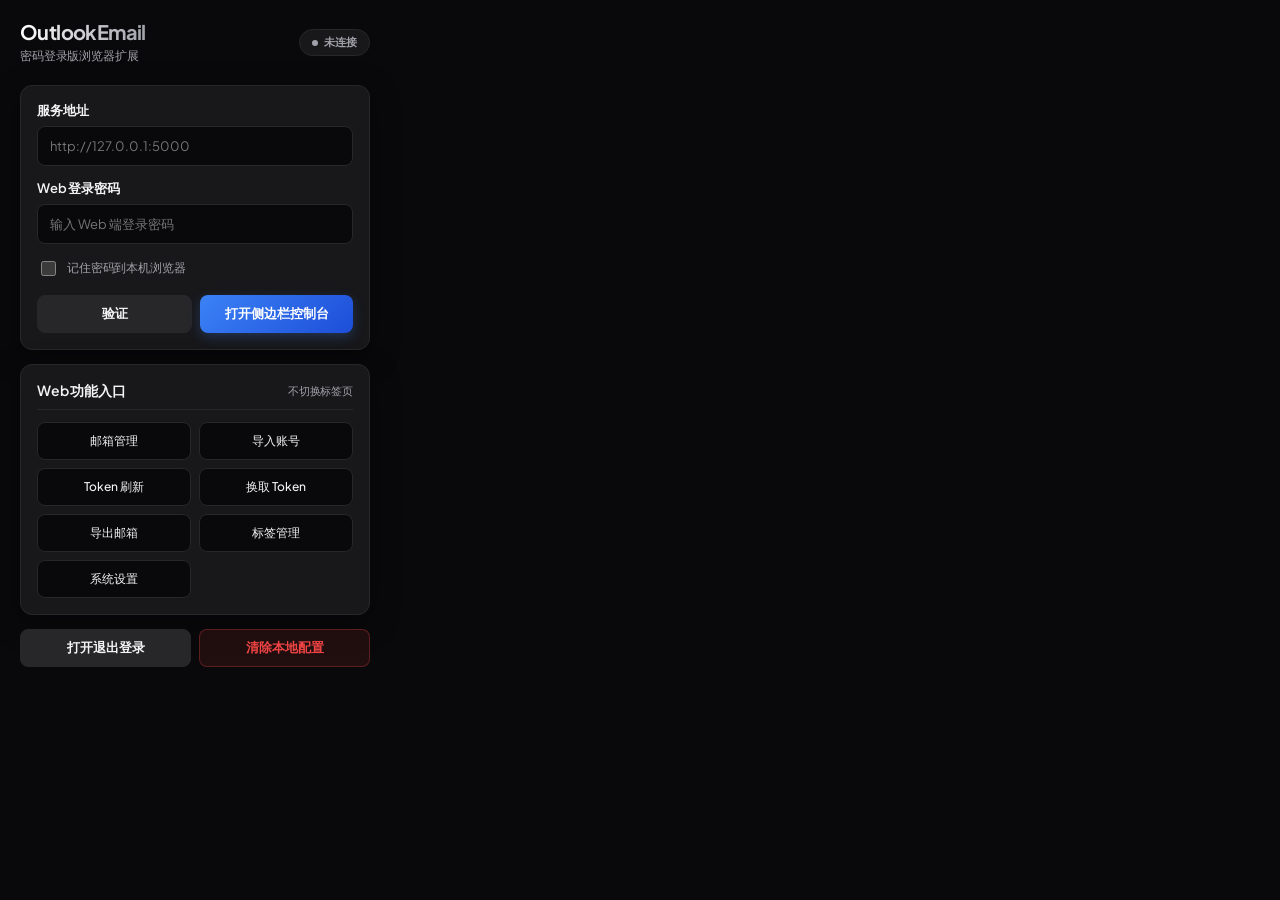
<file: browser-extension/popup.html>
<!doctype html>
<html lang="zh-CN">

<head>
  <meta charset="utf-8">
  <meta name="viewport" content="width=device-width, initial-scale=1">
  <title>OutlookEmail 控制台</title>
  <link rel="stylesheet" href="popup.css">
</head>

<body>
  <main class="shell">
    <header class="header">
      <div>
        <h1>OutlookEmail</h1>
        <p>密码登录版浏览器扩展</p>
      </div>
      <span class="status-pill" id="statusPill">未连接</span>
    </header>

    <section class="panel">
      <label class="field">
        <span>服务地址</span>
        <input id="serverUrl" type="url" placeholder="http://127.0.0.1:5000" autocomplete="url">
      </label>
      <label class="field">
        <span>Web 登录密码</span>
        <input id="password" type="password" placeholder="输入 Web 端登录密码" autocomplete="current-password">
      </label>
      <label class="check-row">
        <input id="rememberPassword" type="checkbox">
        <span>记住密码到本机浏览器</span>
      </label>
      <div class="button-row">
        <button id="btnTest" class="btn btn-secondary" type="button">验证</button>
        <button id="btnOpen" class="btn btn-primary" type="button">打开侧边栏控制台</button>
      </div>
    </section>

    <section class="panel">
      <div class="section-title">
        <span>Web 功能入口</span>
        <small>不切换标签页</small>
      </div>
      <div class="quick-grid">
        <button class="quick-btn" type="button" data-next="/">邮箱管理</button>
        <button class="quick-btn" type="button" data-next="/#import">导入账号</button>
        <button class="quick-btn" type="button" data-next="/#refresh">Token 刷新</button>
        <button class="quick-btn" type="button" data-next="/#oauth">换取 Token</button>
        <button class="quick-btn" type="button" data-next="/#export">导出邮箱</button>
        <button class="quick-btn" type="button" data-next="/#tags">标签管理</button>
        <button class="quick-btn" type="button" data-next="/#settings">系统设置</button>
      </div>
    </section>

    <section class="panel compact">
      <div class="button-row">
        <button id="btnLogout" class="btn btn-secondary" type="button">打开退出登录</button>
        <button id="btnClear" class="btn btn-danger" type="button">清除本地配置</button>
      </div>
    </section>

    <div class="message" id="message" role="status"></div>
  </main>

  <script src="storage.js"></script>
  <script src="api-client.js"></script>
  <script src="popup.js"></script>
</body>

</html>
</file>
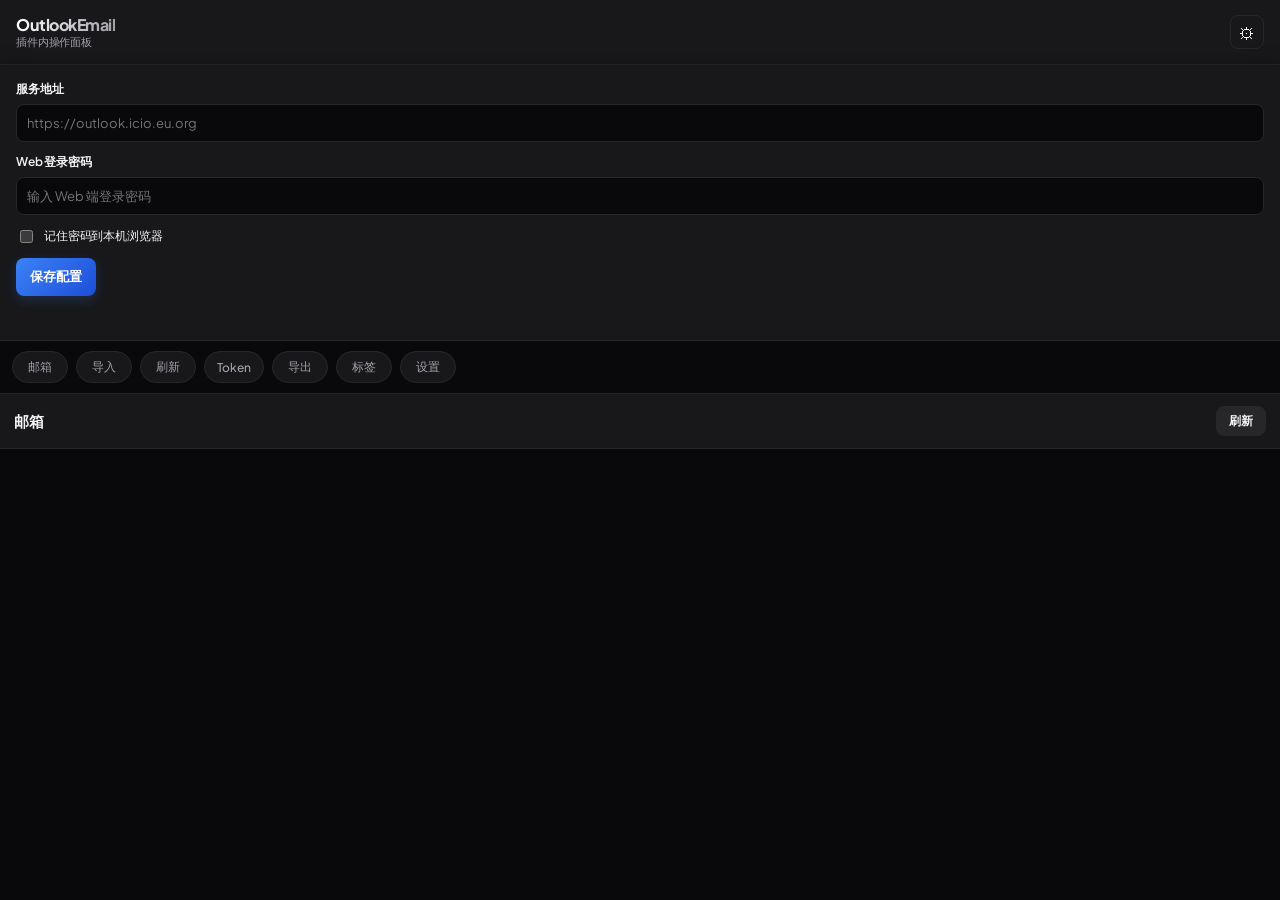
<file: browser-extension/sidepanel.html>
<!doctype html>
<html lang="zh-CN">

<head>
  <meta charset="utf-8">
  <meta name="viewport" content="width=device-width, initial-scale=1">
  <title>OutlookEmail 侧边栏</title>
  <link rel="stylesheet" href="sidepanel.css">
</head>

<body>
  <main class="side-shell">
    <header class="side-header">
      <div>
        <h1>OutlookEmail</h1>
        <p id="panelStatus">插件内操作面板</p>
      </div>
      <button id="btnConfig" class="icon-btn" type="button" title="配置">⚙</button>
    </header>

    <section id="configPanel" class="config-panel">
      <label>
        <span>服务地址</span>
        <input id="serverUrl" type="url" placeholder="https://outlook.icio.eu.org">
      </label>
      <label>
        <span>Web 登录密码</span>
        <input id="password" type="password" placeholder="输入 Web 端登录密码">
      </label>
      <label class="check-row">
        <input id="rememberPassword" type="checkbox">
        <span>记住密码到本机浏览器</span>
      </label>
      <button id="btnLogin" class="primary-btn" type="button">保存配置</button>
      <div id="message" class="message"></div>
    </section>

    <nav class="quick-bar" aria-label="功能入口">
      <button type="button" data-view="mail">邮箱</button>
      <button type="button" data-view="import">导入</button>
      <button type="button" data-view="refresh">刷新</button>
      <button type="button" data-view="token">Token</button>
      <button type="button" data-view="export">导出</button>
      <button type="button" data-view="tags">标签</button>
      <button type="button" data-view="settings">设置</button>
    </nav>

    <section class="content">
      <div class="view-head">
        <h2 id="viewTitle">邮箱</h2>
        <button id="btnReload" class="small-btn" type="button">刷新</button>
      </div>
      <div id="viewContent" class="view-content"></div>
    </section>
  </main>

  <script src="storage.js"></script>
  <script src="api-client.js"></script>
  <script src="sidepanel.js"></script>
</body>

</html>
</file>
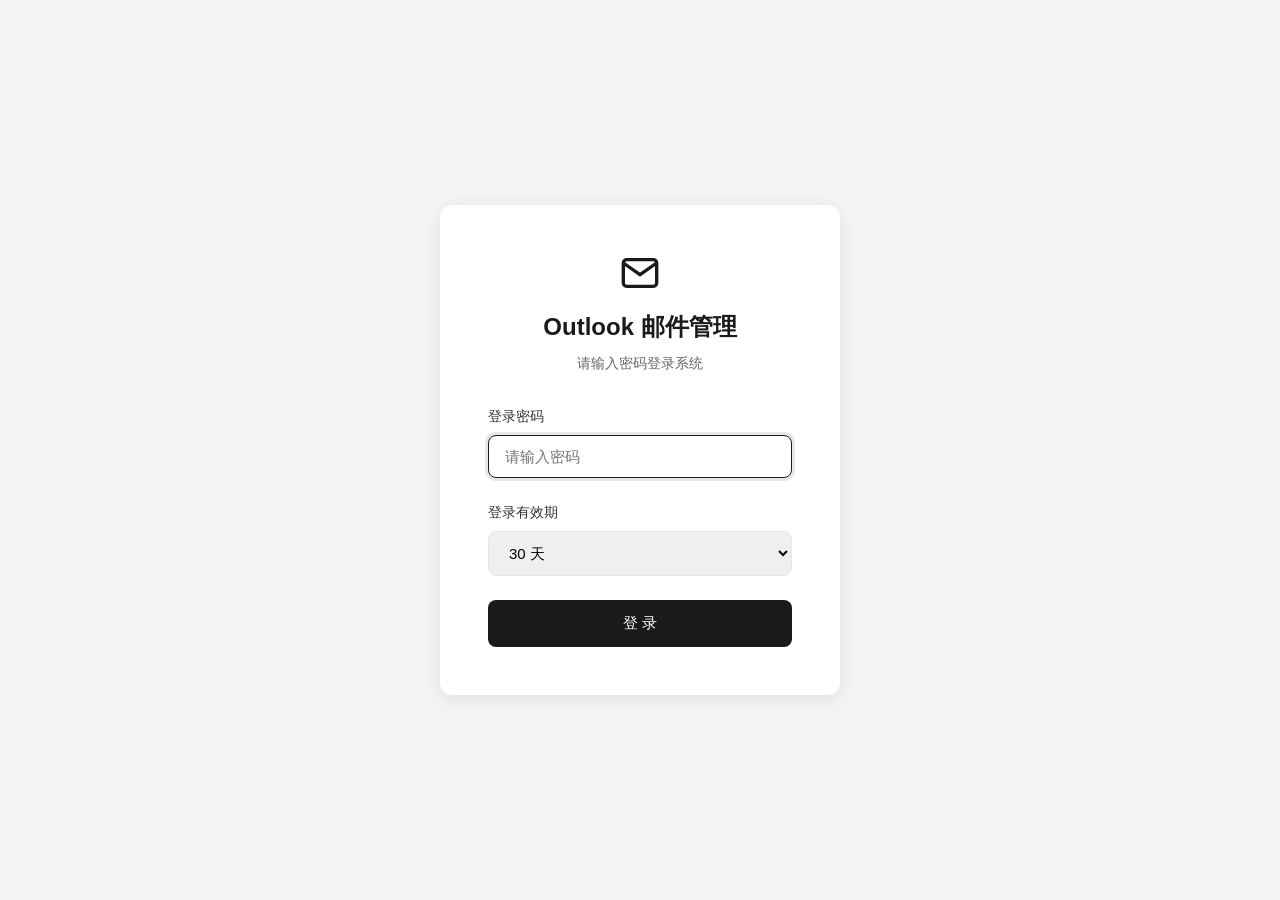
<file: templates/login.html>
<!DOCTYPE html>
<html lang="zh-CN">
<head>
    <meta charset="UTF-8">
    <meta name="viewport" content="width=device-width, initial-scale=1.0">
    <title>登录 - Outlook 邮件管理</title>
    <style>
        * {
            margin: 0;
            padding: 0;
            box-sizing: border-box;
        }
        
        body {
            font-family: -apple-system, BlinkMacSystemFont, 'Segoe UI', Roboto, 'Helvetica Neue', Arial, sans-serif;
            background-color: #f5f5f5;
            color: #1a1a1a;
            line-height: 1.5;
            min-height: 100vh;
            display: flex;
            align-items: center;
            justify-content: center;
        }
        
        .login-container {
            background-color: #ffffff;
            border-radius: 12px;
            box-shadow: 0 4px 20px rgba(0,0,0,0.1);
            padding: 48px;
            width: 400px;
            max-width: 90%;
        }
        
        .login-header {
            text-align: center;
            margin-bottom: 32px;
        }
        
        .login-logo {
            display: flex;
            align-items: center;
            justify-content: center;
            gap: 12px;
            margin-bottom: 16px;
        }
        
        .login-logo svg {
            width: 40px;
            height: 40px;
            color: #1a1a1a;
        }
        
        .login-title {
            font-size: 24px;
            font-weight: 600;
            color: #1a1a1a;
        }
        
        .login-subtitle {
            font-size: 14px;
            color: #666;
            margin-top: 8px;
        }
        
        .form-group {
            margin-bottom: 24px;
        }
        
        .form-label {
            display: block;
            font-size: 14px;
            font-weight: 500;
            color: #333;
            margin-bottom: 8px;
        }
        
        .form-input {
            width: 100%;
            padding: 12px 16px;
            border: 1px solid #e5e5e5;
            border-radius: 8px;
            font-size: 15px;
            transition: border-color 0.15s, box-shadow 0.15s;
        }
        
        .form-input:focus {
            outline: none;
            border-color: #1a1a1a;
            box-shadow: 0 0 0 3px rgba(26, 26, 26, 0.1);
        }
        
        .login-btn {
            width: 100%;
            padding: 14px 24px;
            background-color: #1a1a1a;
            color: #ffffff;
            border: none;
            border-radius: 8px;
            font-size: 15px;
            font-weight: 500;
            cursor: pointer;
            transition: background-color 0.2s;
        }
        
        .login-btn:hover {
            background-color: #333;
        }
        
        .login-btn:disabled {
            background-color: #999;
            cursor: not-allowed;
        }
        
        .error-message {
            background-color: #fce8e6;
            color: #c5221f;
            padding: 12px 16px;
            border-radius: 8px;
            font-size: 14px;
            margin-bottom: 24px;
            display: none;
        }
        
        .error-message.show {
            display: block;
        }
    </style>
</head>
<body>
    <div class="login-container">
        <div class="login-header">
            <div class="login-logo">
                <svg viewBox="0 0 24 24" fill="none" stroke="currentColor" stroke-width="2">
                    <path d="M4 4h16c1.1 0 2 .9 2 2v12c0 1.1-.9 2-2 2H4c-1.1 0-2-.9-2-2V6c0-1.1.9-2 2-2z"></path>
                    <polyline points="22,6 12,13 2,6"></polyline>
                </svg>
            </div>
            <h1 class="login-title">Outlook 邮件管理</h1>
            <p class="login-subtitle">请输入密码登录系统</p>
        </div>
        
        <div class="error-message" id="errorMessage"></div>
        
        <form id="loginForm" onsubmit="handleLogin(event)">
            <div class="form-group">
                <label class="form-label" for="password">登录密码</label>
                <input type="password" class="form-input" id="password" placeholder="请输入密码" autofocus required>
            </div>
            <div class="form-group">
                <label class="form-label" for="sessionDuration">登录有效期</label>
                <select class="form-input" id="sessionDuration">
                    <option value="7">7 天</option>
                    <option value="30" selected>30 天</option>
                    <option value="90">90 天</option>
                    <option value="180">180 天</option>
                    <option value="permanent">永久有效</option>
                </select>
            </div>
            <button type="submit" class="login-btn" id="loginBtn">登 录</button>
        </form>
    </div>
    
    <script>
        const LOGIN_DURATION_STORAGE_KEY = 'outlook_login_duration_days';
        const LOGIN_DURATION_OPTIONS = ['7', '30', '90', '180', 'permanent'];
        const DEFAULT_LOGIN_DURATION = '30';

        function loadLoginDurationPreference() {
            let storedValue = '';
            try {
                storedValue = window.localStorage.getItem(LOGIN_DURATION_STORAGE_KEY) || '';
            } catch (error) {
                storedValue = '';
            }
            return LOGIN_DURATION_OPTIONS.includes(storedValue) ? storedValue : DEFAULT_LOGIN_DURATION;
        }

        function saveLoginDurationPreference(value) {
            if (!LOGIN_DURATION_OPTIONS.includes(value)) {
                return;
            }
            try {
                window.localStorage.setItem(LOGIN_DURATION_STORAGE_KEY, value);
            } catch (error) {
                // 本地存储不可用时不阻断登录。
            }
        }

        const sessionDuration = document.getElementById('sessionDuration');
        sessionDuration.value = loadLoginDurationPreference();
        sessionDuration.addEventListener('change', function() {
            saveLoginDurationPreference(sessionDuration.value);
        });

        async function handleLogin(event) {
            event.preventDefault();
            
            const password = document.getElementById('password').value;
            const loginBtn = document.getElementById('loginBtn');
            const errorMessage = document.getElementById('errorMessage');
            
            if (!password) {
                errorMessage.textContent = '请输入密码';
                errorMessage.classList.add('show');
                return;
            }
            
            loginBtn.disabled = true;
            loginBtn.textContent = '登录中...';
            errorMessage.classList.remove('show');
            
            try {
                const response = await fetch('/login', {
                    method: 'POST',
                    headers: { 'Content-Type': 'application/json' },
                    body: JSON.stringify({
                        password,
                        session_duration_days: sessionDuration.value,
                    })
                });
                
                const data = await response.json();
                
                if (data.success) {
                    window.location.href = '/';
                } else {
                    errorMessage.textContent = data.error || '登录失败';
                    errorMessage.classList.add('show');
                    loginBtn.disabled = false;
                    loginBtn.textContent = '登 录';
                }
            } catch (error) {
                errorMessage.textContent = '网络错误，请重试';
                errorMessage.classList.add('show');
                loginBtn.disabled = false;
                loginBtn.textContent = '登 录';
            }
        }
        
        // 回车键提交
        document.getElementById('password').addEventListener('keypress', function(e) {
            if (e.key === 'Enter') {
                document.getElementById('loginForm').dispatchEvent(new Event('submit'));
            }
        });
    </script>
</body>
</html>
</file>
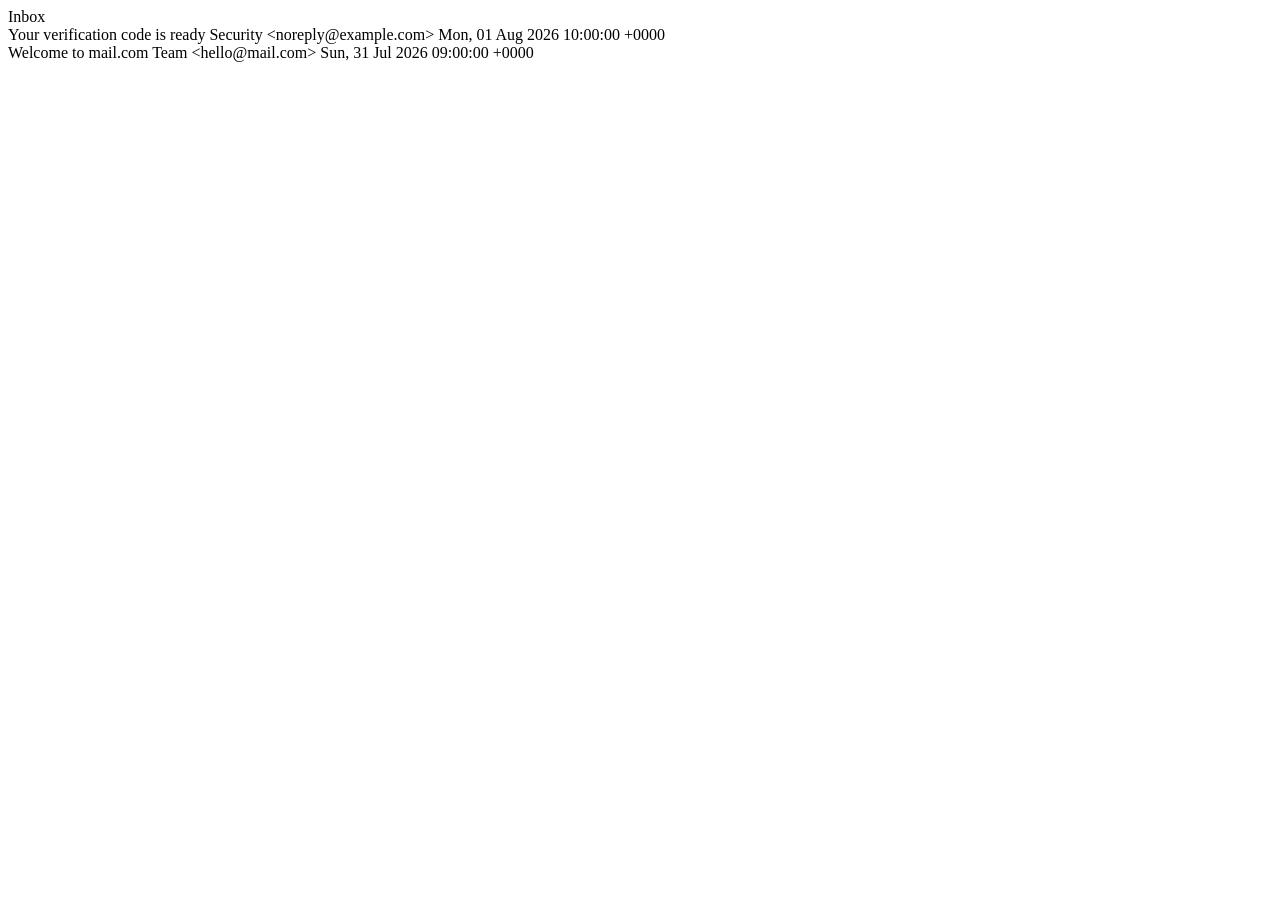
<file: tests/fixtures/mailcom/folder_list_ok.html>
<!DOCTYPE html>
<html>
<head><title>Inbox - mail.com</title></head>
<body>
  <div id="mail-app-container">
    <script>window.pageType = "FolderListPage";</script>
    <nav class="nav-mailbox" data-webdriver="folder-list" id="folderList">Inbox</nav>
    <div class="mail-item" data-id="msg-001">
      <span class="subject">Your verification code is ready</span>
      <span class="from">Security &lt;noreply@example.com&gt;</span>
      <span class="date">Mon, 01 Aug 2026 10:00:00 +0000</span>
    </div>
    <div class="mail-item" data-id="msg-002">
      <span class="subject">Welcome to mail.com</span>
      <span class="from">Team &lt;hello@mail.com&gt;</span>
      <span class="date">Sun, 31 Jul 2026 09:00:00 +0000</span>
    </div>
  </div>
</body>
</html>
</file>
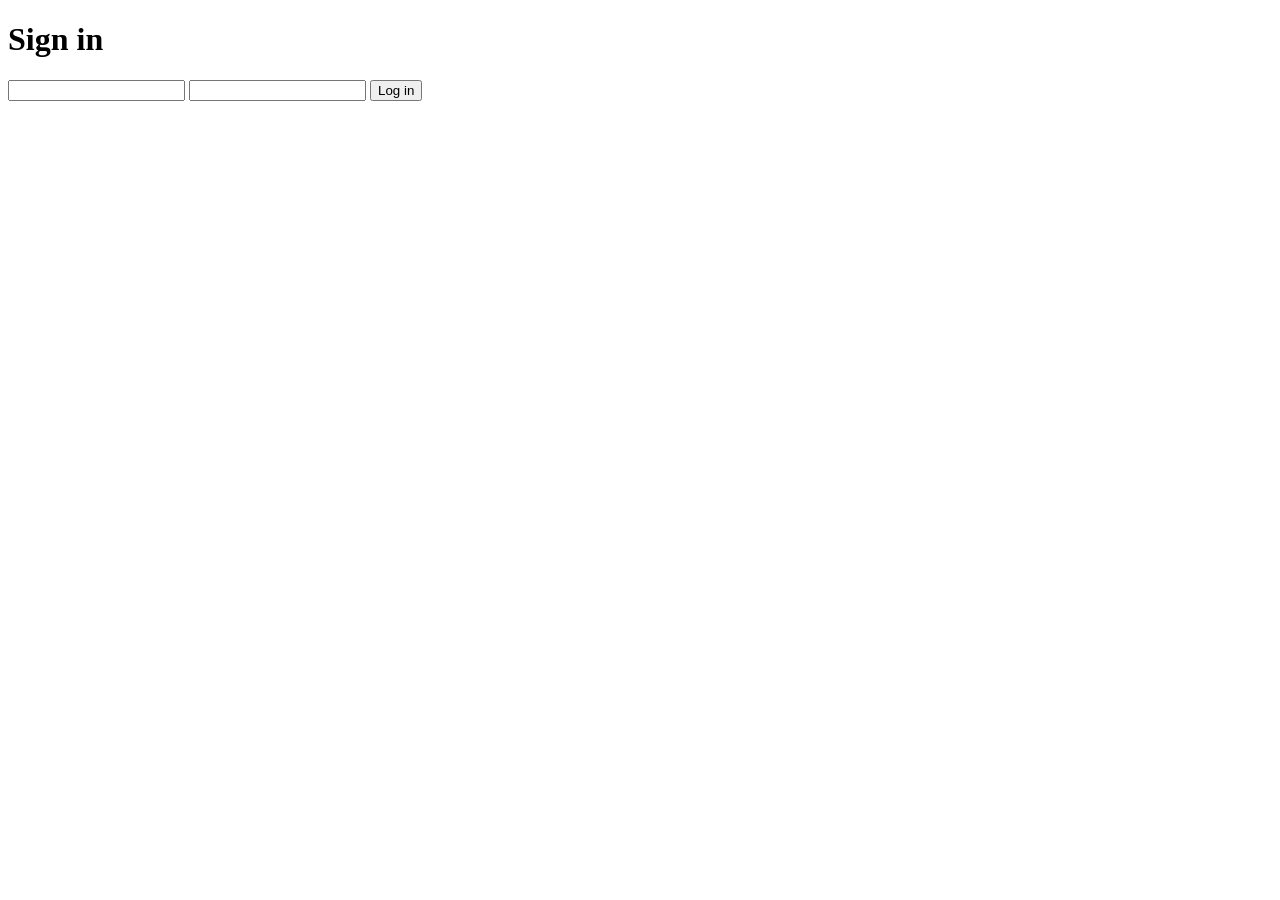
<file: tests/fixtures/mailcom/login_page.html>
<!DOCTYPE html>
<html>
<head><title>Login - mail.com</title></head>
<body>
  <h1>Sign in</h1>
  <form id="login-form" name="login" method="post" action="/login/submit">
    <input type="hidden" name="token" value="csrf-abc-123" />
    <input type="email" name="username" id="username" value="" />
    <input type="password" name="password" id="password" value="" />
    <button type="submit" name="loginSubmit" value="1">Log in</button>
  </form>
</body>
</html>
</file>
<file: browser-extension/popup.css>
@import url('https://fonts.googleapis.com/css2?family=Plus+Jakarta+Sans:wght@400;500;600;700&display=swap');

:root {
  color-scheme: dark;
  --bg: #09090b;
  --panel: #18181b;
  --panel-hover: #27272a;
  --text: #f4f4f5;
  --muted: #a1a1aa;
  --border: #27272a;
  --border-focus: #3b82f6;
  --primary: linear-gradient(135deg, #3b82f6 0%, #1d4ed8 100%);
  --primary-hover: linear-gradient(135deg, #60a5fa 0%, #2563eb 100%);
  --primary-shadow: rgba(59, 130, 246, 0.25);
  --danger: #ef4444;
  --danger-bg: rgba(239, 68, 68, 0.1);
  --danger-border: rgba(239, 68, 68, 0.3);
  --shadow: 0 8px 30px rgba(0, 0, 0, 0.4);
  --font: 'Plus Jakarta Sans', -apple-system, BlinkMacSystemFont, "Segoe UI", sans-serif;
}

* {
  box-sizing: border-box;
}

body {
  width: 390px;
  min-height: 560px;
  margin: 0;
  background: var(--bg);
  color: var(--text);
  font-family: var(--font);
  letter-spacing: -0.01em;
}

.shell {
  padding: 20px;
}

.header {
  display: flex;
  align-items: center;
  justify-content: space-between;
  gap: 12px;
  margin-bottom: 20px;
}

h1 {
  margin: 0;
  font-size: 20px;
  font-weight: 700;
  line-height: 1.2;
  letter-spacing: -0.03em;
  background: linear-gradient(to right, #ffffff, #a1a1aa);
  -webkit-background-clip: text;
  -webkit-text-fill-color: transparent;
}

p {
  margin: 4px 0 0;
  color: var(--muted);
  font-size: 12px;
}

.status-pill {
  flex: 0 0 auto;
  padding: 5px 12px;
  border: 1px solid var(--border);
  border-radius: 999px;
  background: var(--panel);
  color: var(--muted);
  font-size: 11px;
  font-weight: 600;
  display: inline-flex;
  align-items: center;
  gap: 6px;
  transition: all 0.2s ease;
}

.status-pill::before {
  content: '';
  display: inline-block;
  width: 6px;
  height: 6px;
  border-radius: 50%;
  background: var(--muted);
}

.status-pill.ok {
  border-color: rgba(34, 197, 94, 0.3);
  color: #22c55e;
  background: rgba(34, 197, 94, 0.1);
  box-shadow: 0 0 10px rgba(34, 197, 94, 0.15);
}

.status-pill.ok::before {
  background: #22c55e;
  box-shadow: 0 0 6px #22c55e;
}

.panel {
  padding: 16px;
  margin-bottom: 14px;
  border: 1px solid var(--border);
  border-radius: 12px;
  background: var(--panel);
  box-shadow: var(--shadow);
  transition: transform 0.2s ease, border-color 0.2s ease;
}

.panel:hover {
  border-color: #3f3f46;
}

.panel.compact {
  box-shadow: none;
  background: transparent;
  padding: 0;
  border: none;
}

.field {
  display: block;
  margin-bottom: 14px;
}

.field span,
.section-title span {
  display: block;
  margin-bottom: 6px;
  font-size: 13px;
  font-weight: 600;
  color: var(--text);
}

input[type="url"],
input[type="password"] {
  width: 100%;
  height: 40px;
  padding: 0 12px;
  border: 1px solid var(--border);
  border-radius: 8px;
  background: #09090b;
  color: var(--text);
  font: inherit;
  font-size: 13px;
  outline: none;
  transition: all 0.2s ease;
}

input:focus {
  border-color: var(--border-focus);
  box-shadow: 0 0 0 3px rgba(59, 130, 246, 0.15);
  background: var(--panel);
}

.check-row {
  display: flex;
  align-items: center;
  gap: 8px;
  margin: 4px 0 16px;
  color: var(--muted);
  font-size: 12px;
  cursor: pointer;
  user-select: none;
}

.check-row input[type="checkbox"] {
  accent-color: #3b82f6;
  width: 15px;
  height: 15px;
  cursor: pointer;
}

.button-row {
  display: flex;
  gap: 8px;
}

.btn,
.quick-btn {
  display: inline-flex;
  align-items: center;
  justify-content: center;
  min-height: 38px;
  border: 1px solid var(--border);
  border-radius: 8px;
  background: var(--panel-hover);
  color: var(--text);
  font-family: var(--font);
  font-size: 13px;
  font-weight: 600;
  cursor: pointer;
  transition: all 0.2s cubic-bezier(0.4, 0, 0.2, 1);
}

.btn {
  flex: 1;
  padding: 0 14px;
}

.btn:hover {
  background: #3f3f46;
  border-color: #52525b;
  transform: translateY(-1px);
}

.btn:active {
  transform: translateY(1px);
}

.btn-primary {
  border: none;
  background: var(--primary);
  color: #fff;
  box-shadow: 0 4px 12px var(--primary-shadow);
}

.btn-primary:hover {
  background: var(--primary-hover);
  box-shadow: 0 6px 16px var(--primary-shadow);
}

.btn-danger {
  border-color: var(--danger-border);
  background: var(--danger-bg);
  color: var(--danger);
}

.btn-danger:hover {
  background: var(--danger);
  border-color: var(--danger);
  color: #fff;
}

.section-title {
  display: flex;
  align-items: center;
  justify-content: space-between;
  margin-bottom: 12px;
  border-bottom: 1px solid var(--border);
  padding-bottom: 8px;
}

.section-title span {
  margin: 0;
  font-size: 14px;
}

.section-title small {
  color: var(--muted);
  font-size: 11px;
}

.quick-grid {
  display: grid;
  grid-template-columns: 1fr 1fr;
  gap: 8px;
}

.quick-btn {
  padding: 0 10px;
  text-align: center;
  font-size: 12px;
  font-weight: 500;
  background: #09090b;
}

.quick-btn:hover {
  background: var(--panel-hover);
  border-color: var(--border-focus);
  color: #3b82f6;
  transform: translateY(-1px);
}

.message {
  min-height: 18px;
  margin-top: 10px;
  color: var(--muted);
  font-size: 12px;
  line-height: 1.5;
  text-align: center;
}

.message.error {
  color: var(--danger);
  background: var(--danger-bg);
  border: 1px solid var(--danger-border);
  padding: 6px 10px;
  border-radius: 6px;
}
</file>
<file: browser-extension/sidepanel.css>
@import url('https://fonts.googleapis.com/css2?family=Plus+Jakarta+Sans:wght@400;500;600;700&display=swap');

:root {
  color-scheme: dark;
  --bg: #09090b;
  --panel: #18181b;
  --panel-hover: #27272a;
  --text: #f4f4f5;
  --muted: #a1a1aa;
  --border: #27272a;
  --border-strong: #3f3f46;
  --primary: #3b82f6;
  --primary-gradient: linear-gradient(135deg, #3b82f6 0%, #1d4ed8 100%);
  --primary-strong: #1d4ed8;
  --primary-soft: rgba(59, 130, 246, 0.1);
  --danger: #ef4444;
  --danger-bg: rgba(239, 68, 68, 0.1);
  --danger-border: rgba(239, 68, 68, 0.3);
  --ok: #22c55e;
  --ok-bg: rgba(34, 197, 94, 0.1);
  --font: 'Plus Jakarta Sans', -apple-system, BlinkMacSystemFont, "Segoe UI", sans-serif;
  --shadow: 0 4px 20px rgba(0, 0, 0, 0.4);
}

* {
  box-sizing: border-box;
}

html,
body,
.side-shell {
  width: 100%;
  height: 100%;
  margin: 0;
}

body {
  background: var(--bg);
  color: var(--text);
  font-family: var(--font);
  letter-spacing: -0.01em;
}

.side-shell {
  display: flex;
  flex-direction: column;
  min-width: 320px;
}

.side-header {
  display: flex;
  align-items: center;
  justify-content: space-between;
  gap: 12px;
  padding: 14px 16px;
  border-bottom: 1px solid var(--border);
  background: var(--panel);
}

h1,
h2,
p {
  margin: 0;
}

h1 {
  font-size: 16px;
  font-weight: 750;
  letter-spacing: -0.03em;
  background: linear-gradient(to right, #ffffff, #a1a1aa);
  -webkit-background-clip: text;
  -webkit-text-fill-color: transparent;
}

h2 {
  font-size: 15px;
  font-weight: 600;
  letter-spacing: -0.02em;
}

p,
.muted {
  color: var(--muted);
  font-size: 11px;
}

.icon-btn,
.small-btn,
.secondary-btn,
.danger-btn,
.primary-btn {
  border: 1px solid var(--border);
  border-radius: 8px;
  background: var(--panel-hover);
  color: var(--text);
  font-family: var(--font);
  cursor: pointer;
  display: inline-flex;
  align-items: center;
  justify-content: center;
  transition: all 0.2s cubic-bezier(0.4, 0, 0.2, 1);
}

.icon-btn {
  width: 34px;
  height: 34px;
  font-size: 16px;
  background: var(--panel);
}

.icon-btn:hover {
  background: var(--panel-hover);
  border-color: var(--border-strong);
}

.small-btn {
  height: 30px;
  padding: 0 12px;
  font-size: 12px;
  font-weight: 600;
}

.small-btn:hover {
  background: #3f3f46;
  border-color: #52525b;
}

.primary-btn,
.secondary-btn,
.danger-btn {
  min-height: 38px;
  padding: 0 14px;
  font-weight: 600;
  font-size: 13px;
}

.primary-btn {
  border: none;
  background: var(--primary-gradient);
  color: #fff;
  box-shadow: 0 4px 12px rgba(59, 130, 246, 0.2);
}

.primary-btn:hover {
  background: linear-gradient(135deg, #60a5fa 0%, #2563eb 100%);
  box-shadow: 0 6px 16px rgba(59, 130, 246, 0.3);
  transform: translateY(-1px);
}

.secondary-btn:hover {
  background: #3f3f46;
  border-color: #52525b;
  transform: translateY(-1px);
}

.danger-btn {
  border-color: var(--danger-border);
  color: var(--danger);
  background: var(--danger-bg);
}

.danger-btn:hover {
  background: var(--danger);
  border-color: var(--danger);
  color: #fff;
  transform: translateY(-1px);
}

button:disabled {
  cursor: not-allowed;
  opacity: 0.5;
  transform: none !important;
  box-shadow: none !important;
}

.config-panel {
  padding: 16px;
  border-bottom: 1px solid var(--border);
  background: var(--panel);
  box-shadow: var(--shadow);
}

.config-panel.collapsed {
  display: none;
}

label {
  display: block;
  margin-bottom: 12px;
}

label span {
  display: block;
  margin-bottom: 6px;
  font-size: 12px;
  font-weight: 600;
  color: var(--text);
}

input,
select,
textarea {
  width: 100%;
  border: 1px solid var(--border);
  border-radius: 8px;
  background: #09090b;
  color: var(--text);
  font: inherit;
  outline: none;
  font-size: 13px;
  transition: all 0.2s ease;
}

input,
select {
  height: 38px;
  padding: 0 10px;
}

textarea {
  min-height: 110px;
  padding: 10px;
  resize: vertical;
}

input:focus,
select:focus,
textarea:focus {
  border-color: var(--primary);
  box-shadow: 0 0 0 3px rgba(59, 130, 246, 0.15);
  background: var(--panel);
}

.check-row {
  display: flex;
  align-items: center;
  gap: 8px;
  color: var(--muted);
  font-size: 12px;
  cursor: pointer;
}

.check-row input {
  width: auto;
  height: auto;
  accent-color: #3b82f6;
}

.check-row span {
  margin: 0;
  font-weight: 500;
}

.message {
  min-height: 18px;
  margin-top: 10px;
  color: var(--muted);
  font-size: 12px;
  line-height: 1.5;
}

.message.error {
  color: var(--danger);
  background: var(--danger-bg);
  border: 1px solid var(--danger-border);
  padding: 6px 10px;
  border-radius: 6px;
  margin-top: 8px;
}

.quick-bar {
  display: flex;
  gap: 8px;
  padding: 10px 12px;
  overflow-x: auto;
  border-bottom: 1px solid var(--border);
  background: #09090b;
  scrollbar-width: none;
}

.quick-bar::-webkit-scrollbar {
  display: none;
}

.quick-bar button {
  flex: 0 0 auto;
  min-width: 56px;
  height: 32px;
  padding: 0 12px;
  border: 1px solid var(--border);
  border-radius: 20px;
  background: var(--panel);
  color: var(--muted);
  font: inherit;
  font-size: 12px;
  font-weight: 500;
  cursor: pointer;
  transition: all 0.2s ease;
}

.quick-bar button:hover {
  border-color: #3f3f46;
  color: var(--text);
  background: var(--panel-hover);
}

.quick-bar button.active {
  border-color: var(--primary);
  background: var(--primary-soft);
  color: var(--primary);
  font-weight: 600;
  box-shadow: 0 0 12px rgba(59, 130, 246, 0.15);
}

.content {
  flex: 1;
  min-height: 0;
  display: flex;
  flex-direction: column;
}

.view-head {
  display: flex;
  align-items: center;
  justify-content: space-between;
  gap: 10px;
  padding: 12px 14px;
  border-bottom: 1px solid var(--border);
  background: var(--panel);
}

.view-content {
  flex: 1;
  min-height: 0;
  overflow: auto;
  padding: 12px;
  scroll-behavior: smooth;
  background: #09090b;
}

.mail-result-panel {
  scroll-margin-top: 12px;
}

.card {
  border: 1px solid var(--border);
  border-radius: 12px;
  background: var(--panel);
  padding: 16px;
  margin-bottom: 12px;
  box-shadow: var(--shadow);
}

.row {
  display: flex;
  gap: 8px;
  align-items: center;
}

.row > * {
  flex: 1;
}

.toolbar {
  display: flex;
  gap: 8px;
  margin-bottom: 12px;
}

.toolbar.wrap,
.item-actions.wrap {
  flex-wrap: wrap;
}

.list {
  display: grid;
  gap: 10px;
}

.item {
  border: 1px solid var(--border);
  border-radius: 10px;
  background: var(--panel);
  padding: 12px;
  transition: all 0.2s ease;
  box-shadow: 0 2px 8px rgba(0, 0, 0, 0.2);
}

.item:hover {
  border-color: var(--border-strong);
  transform: translateY(-1px);
  box-shadow: var(--shadow);
}

.item-title {
  font-size: 13px;
  font-weight: 600;
  color: var(--text);
  overflow-wrap: anywhere;
}

.item-meta {
  margin-top: 6px;
  color: var(--muted);
  font-size: 11px;
  overflow-wrap: anywhere;
}

.item-actions {
  display: flex;
  gap: 8px;
  margin-top: 10px;
}

.item-actions button {
  flex: 1;
}

.account-actions {
  display: grid;
  grid-template-columns: minmax(76px, 0.7fr) minmax(140px, 1.6fr);
  align-items: center;
  gap: 8px;
}

.account-actions button {
  width: 100%;
}

.account-action-select {
  height: 34px;
  min-width: 0;
  padding: 0 8px;
  font-size: 12px;
  background: #09090b;
}

.result-box {
  white-space: pre-wrap;
  overflow-wrap: anywhere;
  font-family: ui-monospace, SFMono-Regular, Menlo, Consolas, monospace;
  font-size: 11px;
  background: #18181b;
  border: 1px solid var(--border);
  border-radius: 8px;
  padding: 10px;
  color: #38bdf8;
}

.status-ok {
  color: var(--ok);
  font-weight: 600;
}

.status-bad {
  color: var(--danger);
  font-weight: 600;
}

.hidden {
  display: none !important;
}

.inline-checks {
  display: flex;
  flex-wrap: wrap;
  gap: 12px;
  margin-bottom: 12px;
}

.inline-check {
  display: inline-flex;
  align-items: center;
  gap: 6px;
  font-size: 12px;
  color: var(--muted);
}

.inline-check input {
  width: auto;
  height: auto;
  accent-color: #3b82f6;
}

.compact-box {
  border: 1px solid var(--border);
  border-radius: 10px;
  padding: 12px;
  margin-bottom: 12px;
  background: var(--panel);
}

.tag-line {
  display: flex;
  flex-wrap: wrap;
  gap: 6px;
  margin-top: 8px;
}

.tag-pill {
  display: inline-flex;
  align-items: center;
  min-height: 22px;
  padding: 0 10px;
  border: 1px solid color-mix(in srgb, var(--tag-color) 35%, var(--border));
  border-radius: 999px;
  color: var(--tag-color);
  background: color-mix(in srgb, var(--tag-color) 12%, #18181b);
  font-size: 11px;
  font-weight: 600;
}

.tag-dot {
  display: inline-block;
  width: 6px;
  height: 6px;
  margin-right: 5px;
  border-radius: 50%;
  background: var(--tag-color);
  vertical-align: middle;
}

.unread {
  border-color: rgba(59, 130, 246, 0.4);
  background: rgba(59, 130, 246, 0.04);
}

.unread .item-title {
  color: #60a5fa;
  font-weight: 700;
}

.cloudflare-entry {
  border-color: rgba(244, 129, 32, 0.4);
  background: rgba(244, 129, 32, 0.04);
}

.detail-card {
  margin-top: 12px;
}

.mail-body {
  margin-top: 12px;
  border-top: 1px solid var(--border);
  padding-top: 12px;
}

.mail-frame {
  width: 100%;
  min-height: 360px;
  border: 1px solid var(--border);
  border-radius: 10px;
  background: #ffffff; /* keep white inside iframe for correct HTML render contrast */
}

.text-mail-body {
  margin: 0;
  white-space: pre-wrap;
  overflow-wrap: anywhere;
  font-family: ui-monospace, SFMono-Regular, Menlo, Consolas, monospace;
  font-size: 11px;
  background: #18181b;
  border: 1px solid var(--border);
  border-radius: 8px;
  padding: 12px;
  color: var(--text);
  line-height: 1.5;
}

.attachment-list {
  display: flex;
  flex-wrap: wrap;
  gap: 8px;
  margin: 10px 0;
}

.attachment-link {
  display: inline-flex;
  align-items: center;
  gap: 6px;
  padding: 6px 12px;
  border: 1px solid var(--border);
  border-radius: 8px;
  background: var(--panel-hover);
  color: #3b82f6;
  text-decoration: none;
  font-size: 12px;
  font-weight: 600;
  transition: all 0.2s ease;
}

.attachment-link:hover {
  background: #3f3f46;
  border-color: #3b82f6;
  transform: translateY(-1px);
}
</file>
